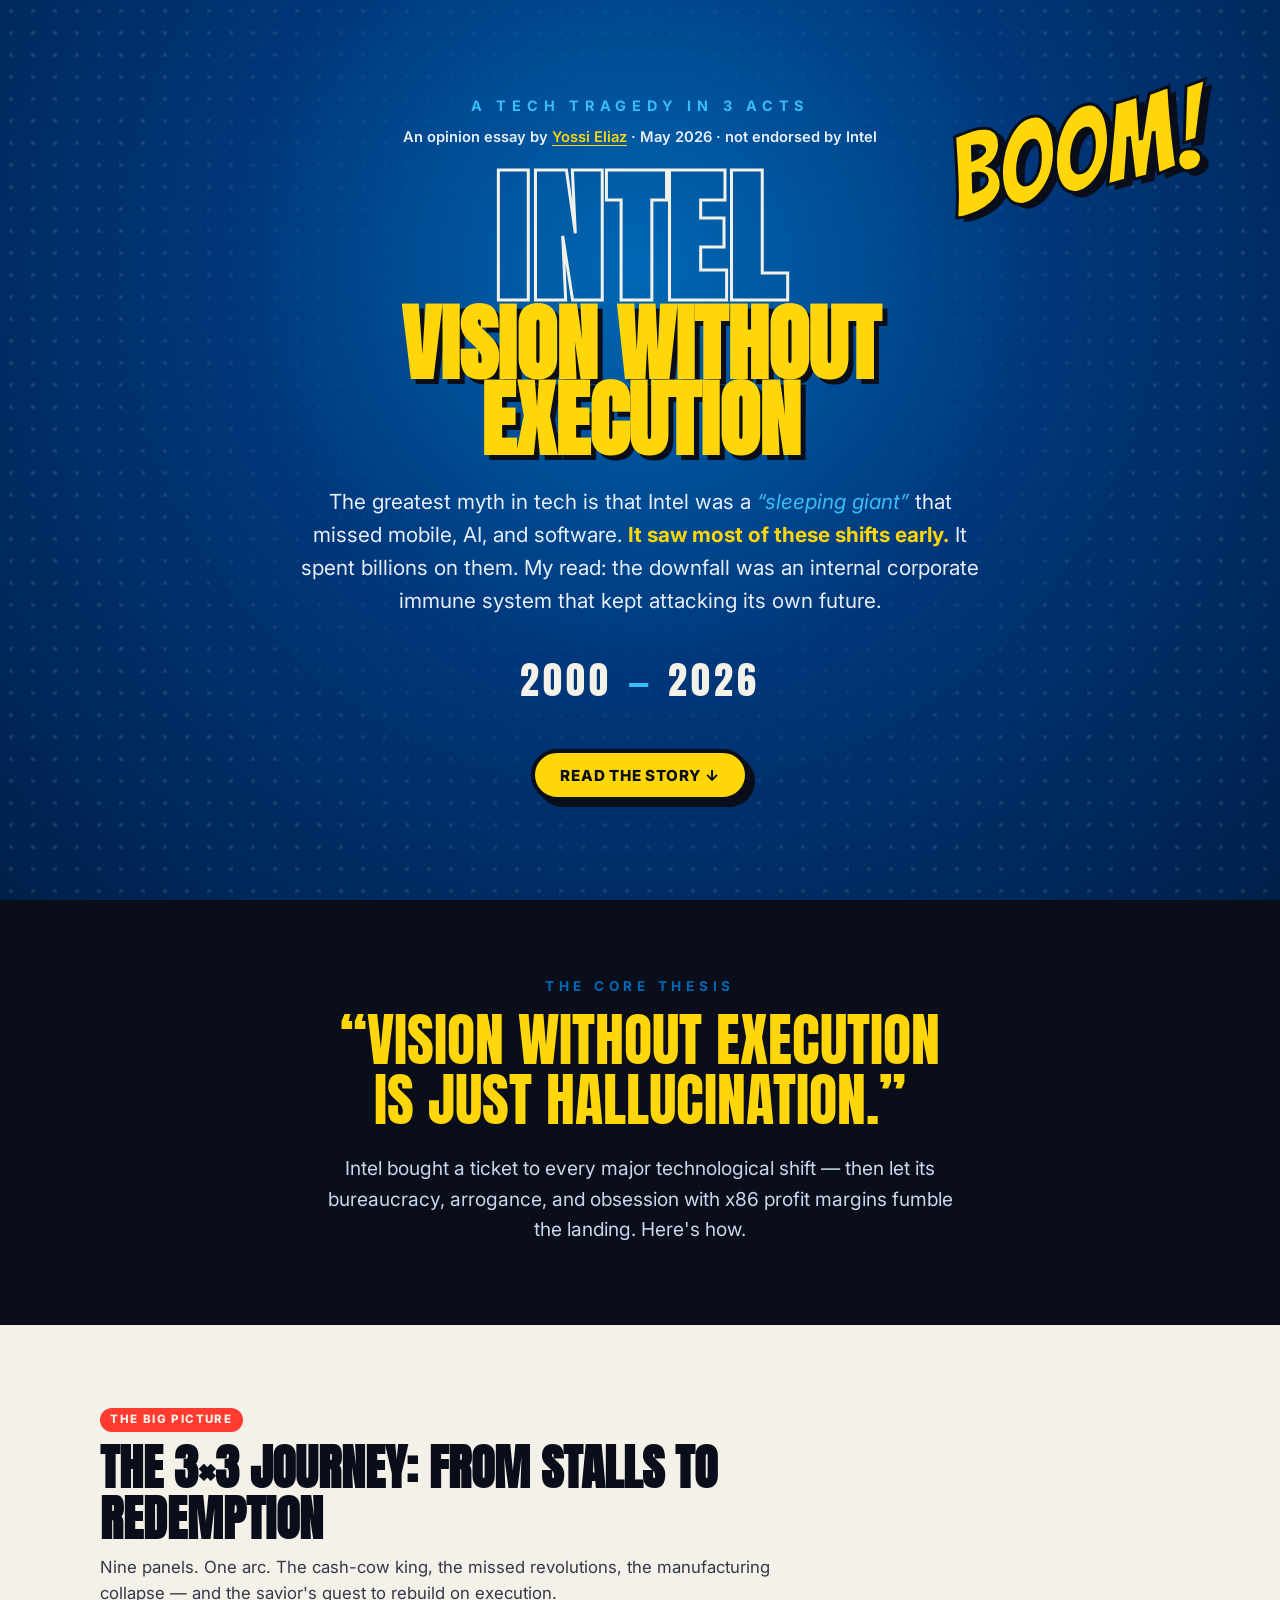
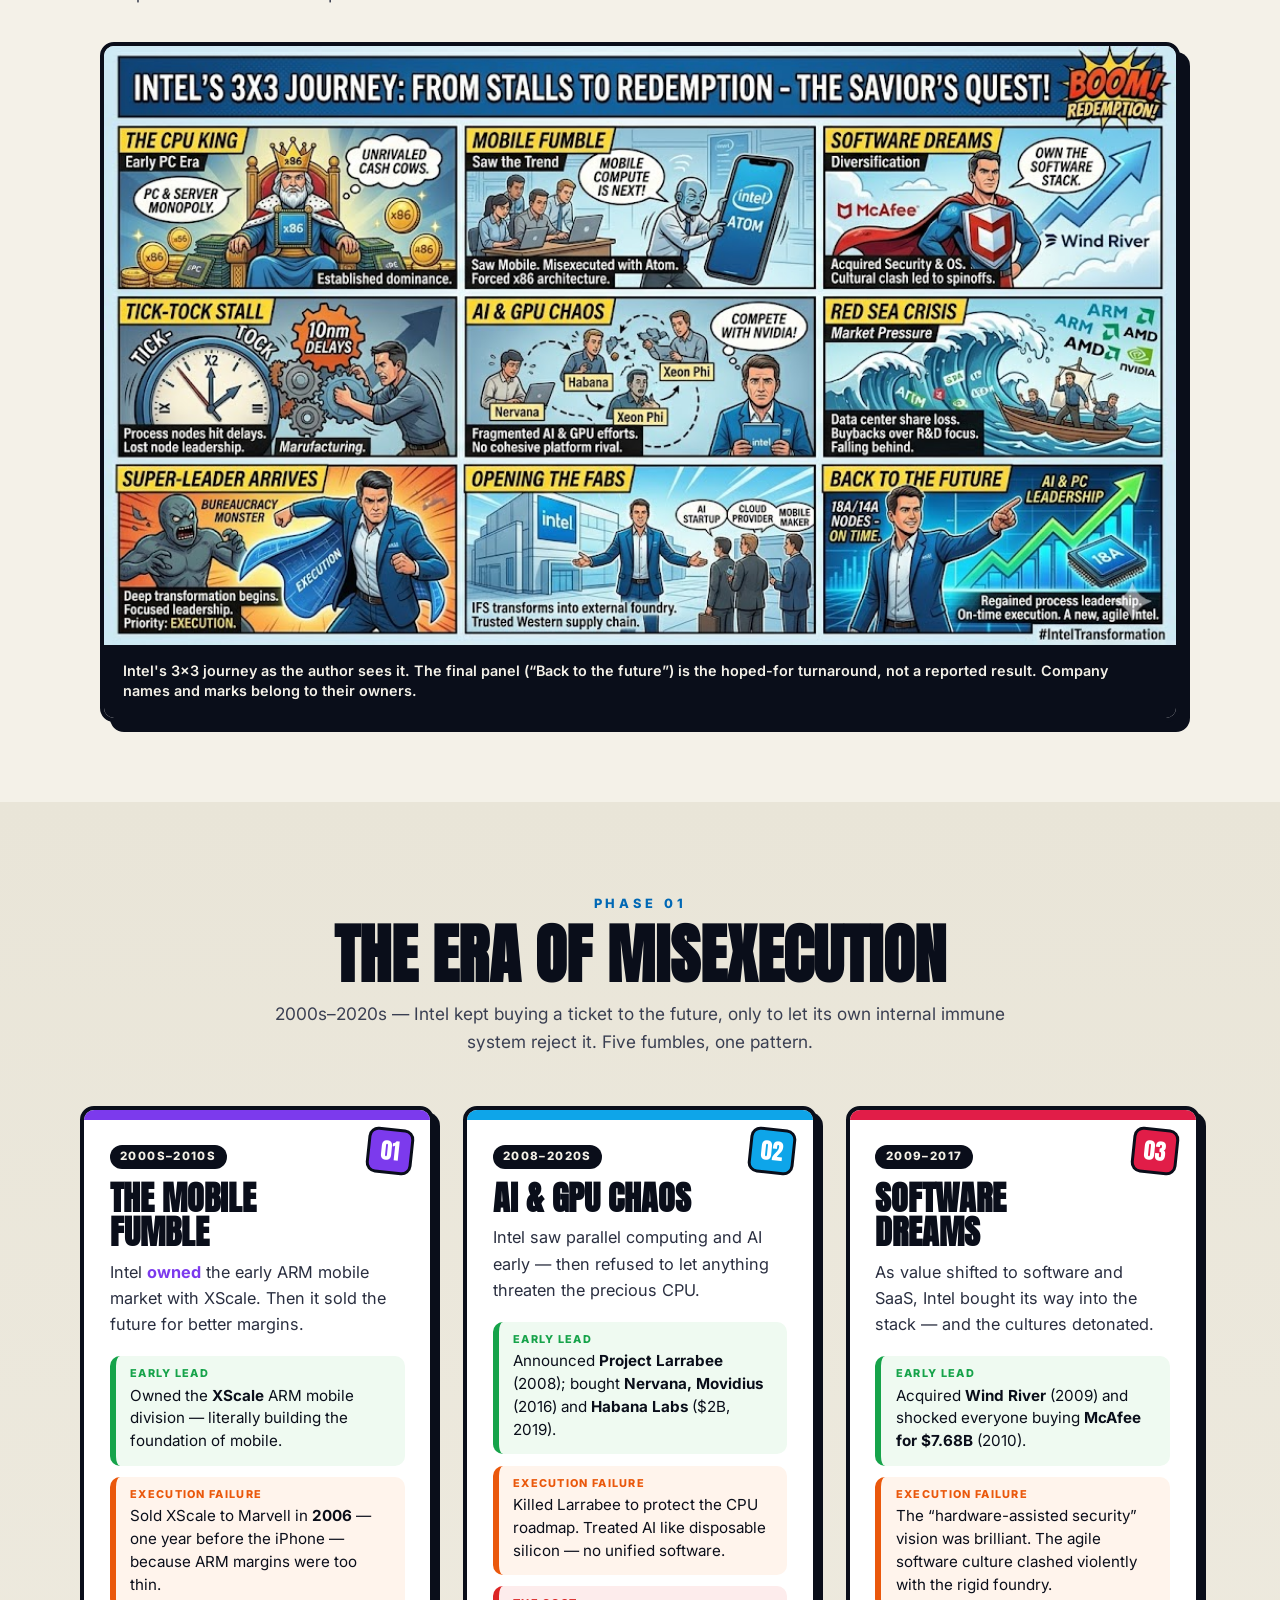
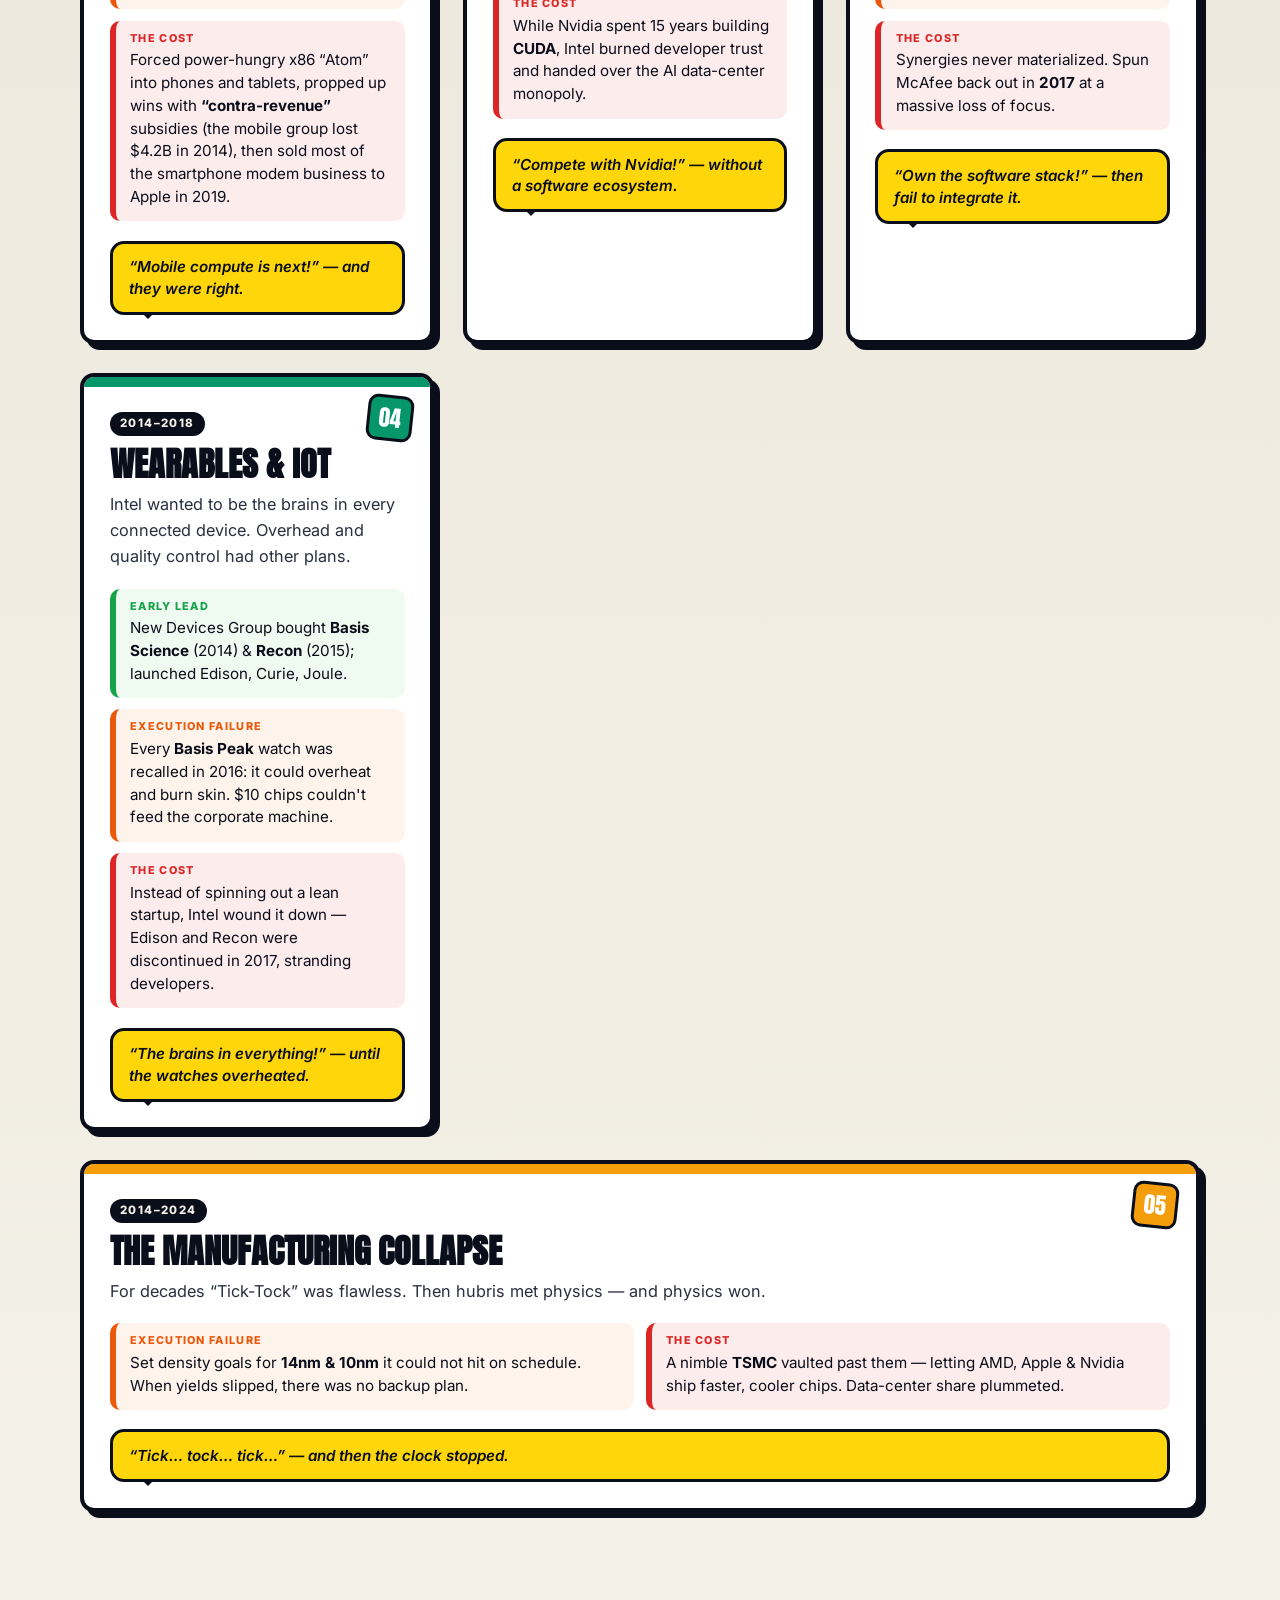
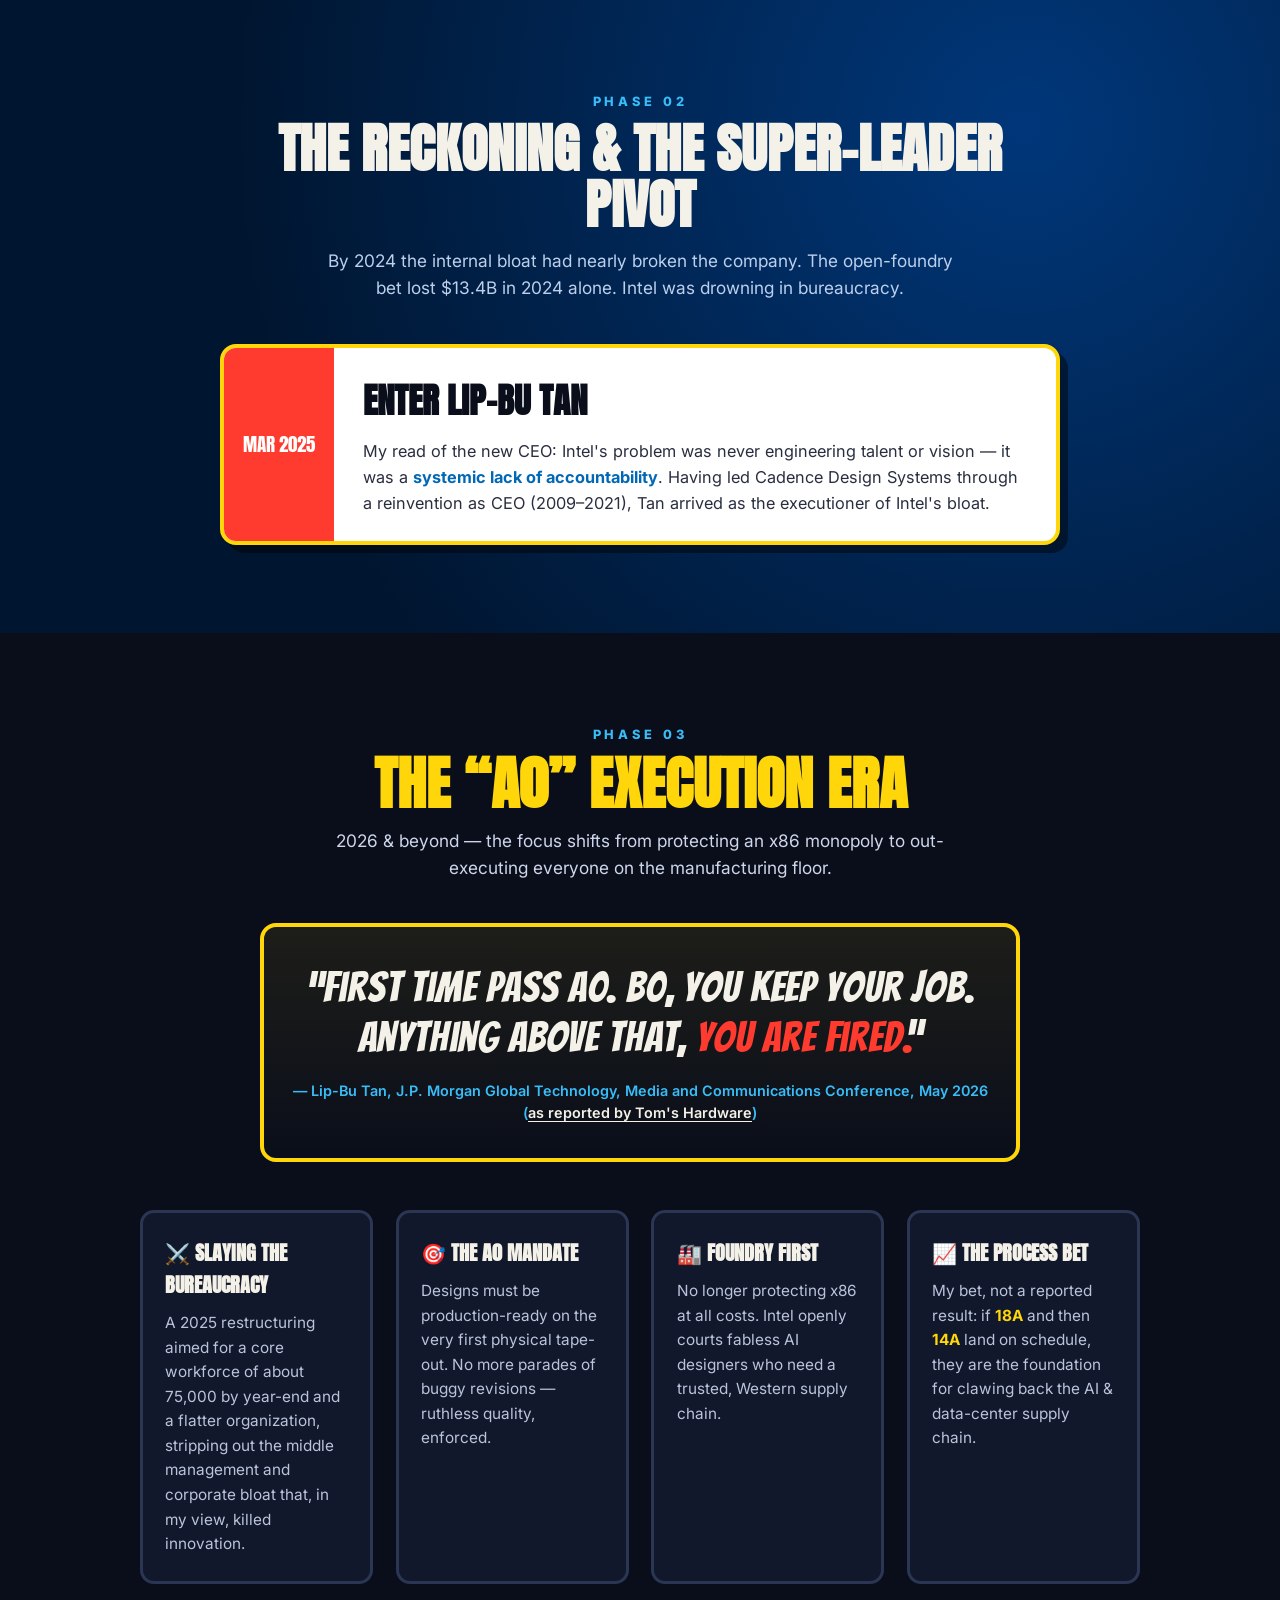
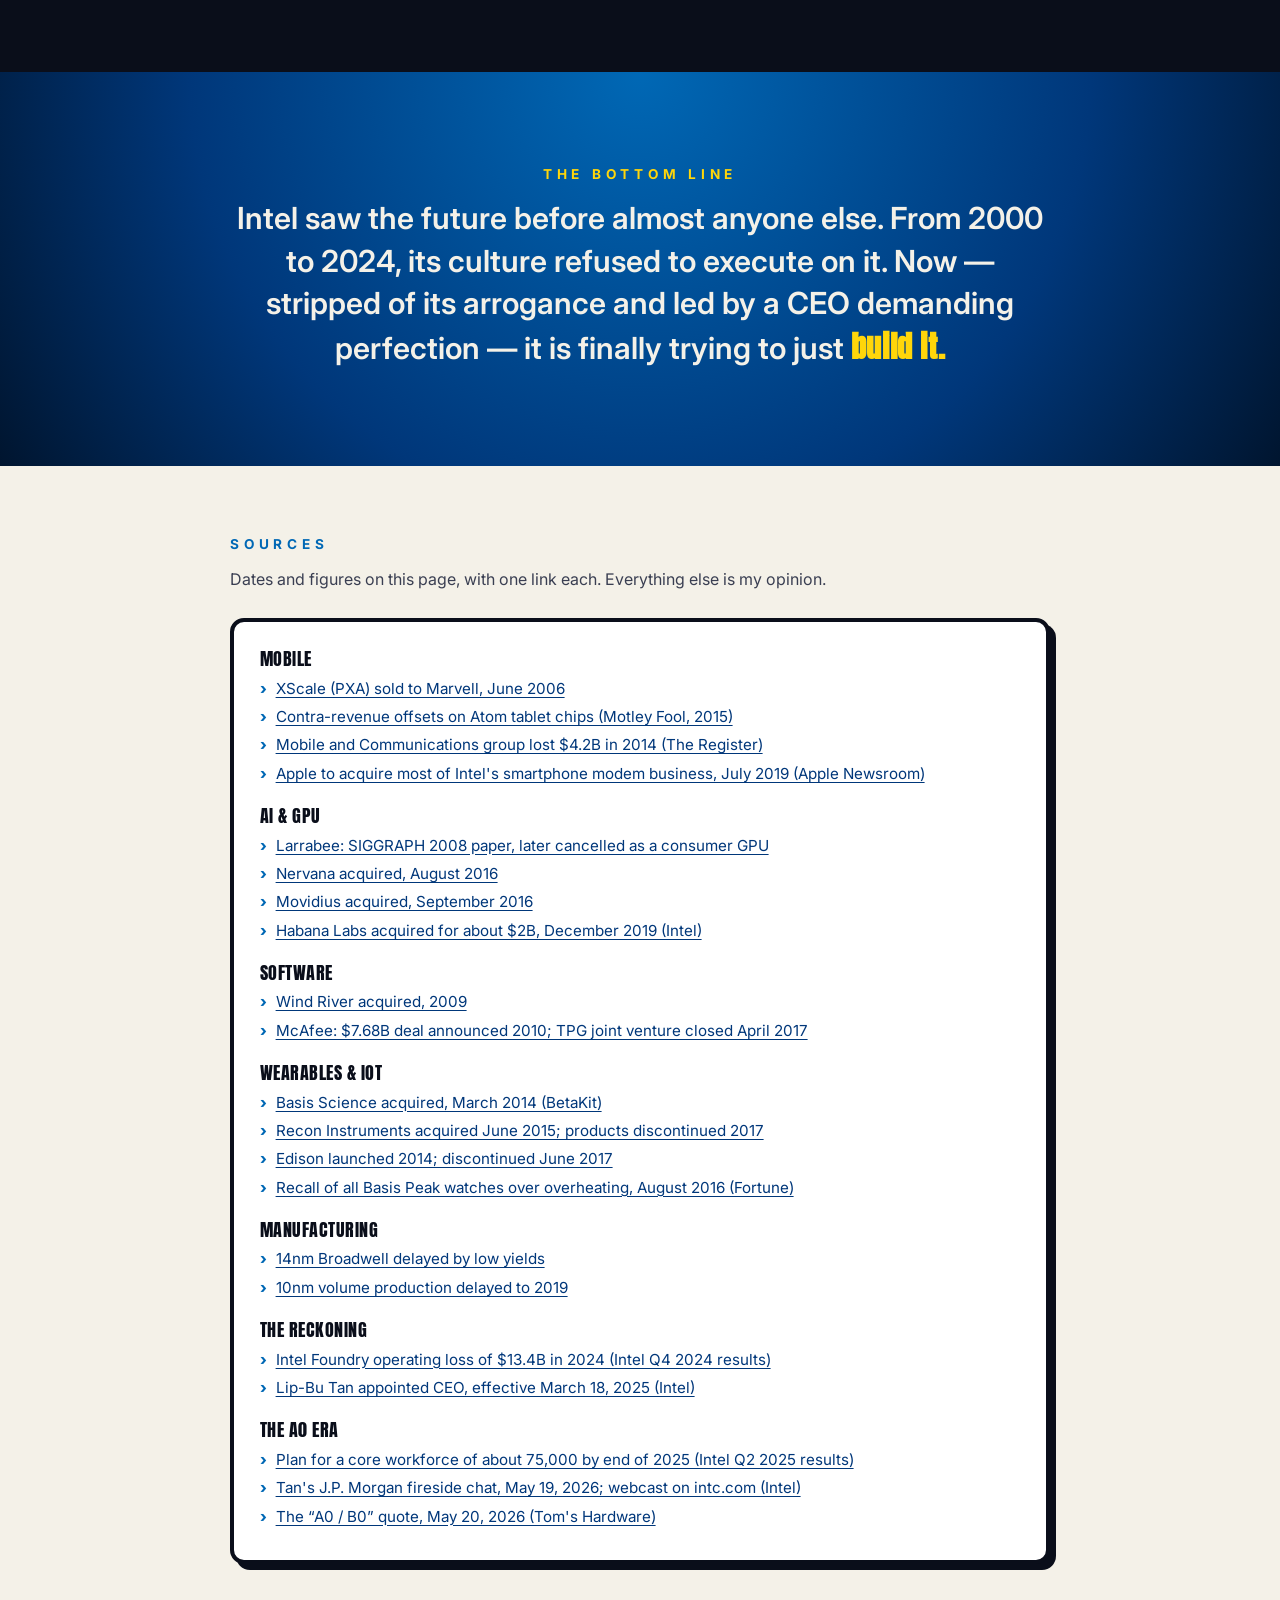
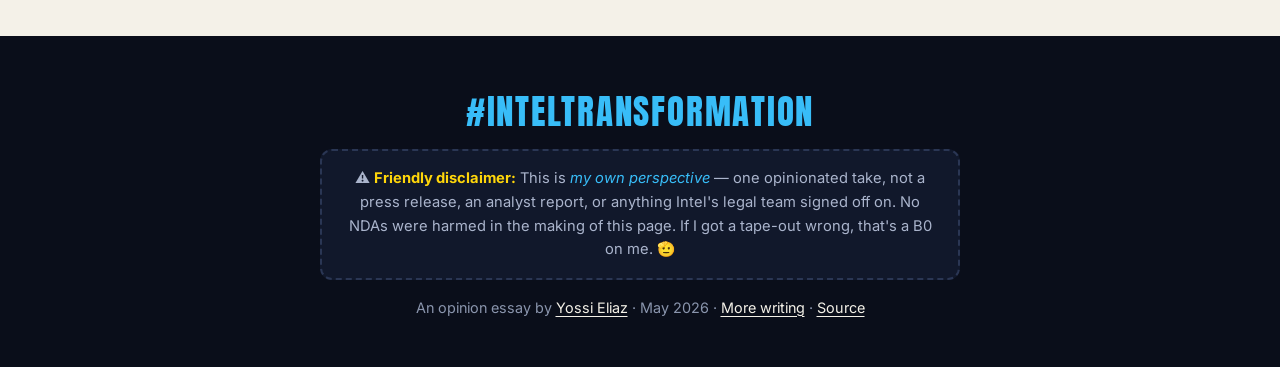
<file: index.html>
<!DOCTYPE html>
<html lang="en">
<head>
<meta charset="UTF-8">
<meta name="viewport" content="width=device-width, initial-scale=1.0">
<title>Intel: Vision Without Execution (opinion) · Yossi Eliaz</title>
<meta name="description" content="Opinion essay by Yossi Eliaz, in comic/infographic style: Intel's bets and misses from 2000 to 2026, and the 2025 change of CEO.">
<meta name="author" content="Yossi Eliaz">
<link rel="canonical" href="https://zozo123.github.io/intel-story/">
<meta property="og:type" content="article">
<meta property="og:site_name" content="Yossi Eliaz">
<meta property="og:title" content="Intel: Vision Without Execution (opinion)">
<meta property="og:description" content="Opinion essay by Yossi Eliaz, in comic/infographic style: Intel's bets and misses from 2000 to 2026, and the 2025 change of CEO.">
<meta property="og:url" content="https://zozo123.github.io/intel-story/">
<meta property="og:image" content="https://zozo123.github.io/intel-story/assets/og.png">
<meta property="og:image:width" content="1200">
<meta property="og:image:height" content="630">
<meta property="og:image:alt" content="Intel: Vision Without Execution. Opinion essay by Yossi Eliaz, 2000 to 2026.">
<meta property="article:published_time" content="2026-05-27">
<meta property="article:author" content="Yossi Eliaz">
<meta name="twitter:card" content="summary_large_image">
<meta name="twitter:title" content="Intel: Vision Without Execution (opinion)">
<meta name="twitter:description" content="Opinion essay by Yossi Eliaz, in comic/infographic style: Intel's bets and misses from 2000 to 2026, and the 2025 change of CEO.">
<meta name="twitter:image" content="https://zozo123.github.io/intel-story/assets/og.png">
<script type="application/ld+json">
{
  "@context": "https://schema.org",
  "@type": "Article",
  "genre": "opinion",
  "headline": "Intel: Vision Without Execution (2000–2026)",
  "description": "Opinion essay in comic/infographic style on Intel's strategy and execution from 2000 to 2026.",
  "url": "https://zozo123.github.io/intel-story/",
  "mainEntityOfPage": "https://zozo123.github.io/intel-story/",
  "image": "https://zozo123.github.io/intel-story/assets/og.png",
  "datePublished": "2026-05-27",
  "dateModified": "2026-10-22",
  "inLanguage": "en",
  "author": {
    "@id": "https://yossieliaz.netlify.app/#person",
    "@type": "Person",
    "name": "Yossi Eliaz",
    "url": "https://yossieliaz.netlify.app/",
    "sameAs": ["https://github.com/zozo123", "https://www.linkedin.com/in/yossi-eliaz/", "https://scholar.google.com/citations?user=NL1ZyOgAAAAJ"]
  }
}
</script>
<link rel="preconnect" href="https://fonts.googleapis.com">
<link rel="preconnect" href="https://fonts.gstatic.com" crossorigin>
<link href="https://fonts.googleapis.com/css2?family=Bangers&family=Anton&family=Archivo+Black&family=Inter:wght@400;500;600;700;800&display=swap" rel="stylesheet">
<link rel="stylesheet" href="styles.css">
</head>
<body>

<!-- ===== HERO ===== -->
<header class="hero">
  <div class="hero__halftone" aria-hidden="true"></div>
  <div class="hero__burst" aria-hidden="true">BOOM!</div>
  <div class="hero__inner">
    <p class="hero__kicker">A TECH TRAGEDY IN 3 ACTS</p>
    <p class="hero__byline">An opinion essay by <a href="https://zozo123.github.io/">Yossi Eliaz</a> · May 2026 · not endorsed by Intel</p>
    <h1 class="hero__title">
      <span class="hero__title-line stroke">INTEL</span>
      <span class="hero__title-line accent">VISION WITHOUT<br>EXECUTION</span>
    </h1>
    <p class="hero__thesis">
      The greatest myth in tech is that Intel was a <em>“sleeping giant”</em> that missed mobile,
      AI, and software. <strong>It saw most of these shifts early.</strong>
      It spent billions on them. My read: the downfall was an internal corporate immune
      system that kept attacking its own future.
    </p>
    <div class="hero__years">
      <span>2000</span><span class="hero__dash">—</span><span>2026</span>
    </div>
    <a class="hero__scroll" href="#thesis">Read the story ↓</a>
  </div>
</header>

<!-- ===== THE THESIS BANNER ===== -->
<section id="thesis" class="thesis">
  <div class="thesis__panel">
    <h2 class="section-eyebrow">THE CORE THESIS</h2>
    <p class="thesis__big">“Vision without execution<br>is just hallucination.”</p>
    <p class="thesis__sub">
      Intel bought a ticket to every major technological shift — then let its bureaucracy,
      arrogance, and obsession with x86 profit margins fumble the landing. Here's how.
    </p>
  </div>
</section>

<!-- ===== FEATURED INFOGRAPHIC ===== -->
<section class="feature">
  <div class="feature__wrap">
    <div class="feature__caption">
      <span class="tag tag--boom">THE BIG PICTURE</span>
      <h2>The 3×3 Journey: From Stalls to Redemption</h2>
      <p>Nine panels. One arc. The cash-cow king, the missed revolutions, the manufacturing
         collapse — and the savior's quest to rebuild on execution.</p>
    </div>
    <figure class="feature__figure">
      <img src="assets/intel-journey-infographic.png"
           alt="Intel's 3x3 Journey infographic: nine comic panels charting the rise, stalls, and hoped-for redemption, from the CPU King era through mobile, software, AI, the manufacturing tick-tock stall, market pressure, the arrival of a super-leader, opening the fabs, and a closing panel labeled 18A/14A nodes on time.">
      <figcaption>Intel's 3×3 journey as the author sees it. The final panel (“Back to the future”) is the hoped-for turnaround, not a reported result. Company names and marks belong to their owners.</figcaption>
    </figure>
  </div>
</section>

<!-- ===== PHASE 1: THE FUMBLES ===== -->
<section class="phase">
  <div class="phase__header">
    <span class="phase__num">PHASE 01</span>
    <h2 class="phase__title">The Era of Misexecution</h2>
    <p class="phase__dek">2000s–2020s — Intel kept buying a ticket to the future, only to let its
       own internal immune system reject it. Five fumbles, one pattern.</p>
  </div>

  <ol class="panels">

    <!-- 1: MOBILE -->
    <li class="panel panel--mobile">
      <div class="panel__chip">01</div>
      <span class="tag">2000s–2010s</span>
      <h3 class="panel__title">The Mobile Fumble</h3>
      <p class="panel__lead">Intel <strong>owned</strong> the early ARM mobile market with XScale.
         Then it sold the future for better margins.</p>
      <div class="panel__beats">
        <div class="beat beat--lead"><span>EARLY LEAD</span>
          Owned the <strong>XScale</strong> ARM mobile division — literally building the foundation of mobile.</div>
        <div class="beat beat--fail"><span>EXECUTION FAILURE</span>
          Sold XScale to Marvell in <strong>2006</strong> — one year before the iPhone — because ARM margins were too thin.</div>
        <div class="beat beat--cost"><span>THE COST</span>
          Forced power-hungry x86 “Atom” into phones and tablets, propped up wins with <strong>“contra-revenue”</strong> subsidies (the mobile group lost $4.2B in 2014), then sold most of the smartphone modem business to Apple in 2019.</div>
      </div>
      <p class="speech">“Mobile compute is next!” — and they were right.</p>
    </li>

    <!-- 2: AI & GPU -->
    <li class="panel panel--ai">
      <div class="panel__chip">02</div>
      <span class="tag">2008–2020s</span>
      <h3 class="panel__title">AI &amp; GPU Chaos</h3>
      <p class="panel__lead">Intel saw parallel computing and AI early — then refused to let
         anything threaten the precious CPU.</p>
      <div class="panel__beats">
        <div class="beat beat--lead"><span>EARLY LEAD</span>
          Announced <strong>Project Larrabee</strong> (2008); bought <strong>Nervana, Movidius</strong> (2016) and <strong>Habana Labs</strong> ($2B, 2019).</div>
        <div class="beat beat--fail"><span>EXECUTION FAILURE</span>
          Killed Larrabee to protect the CPU roadmap. Treated AI like disposable silicon — no unified software.</div>
        <div class="beat beat--cost"><span>THE COST</span>
          While Nvidia spent 15 years building <strong>CUDA</strong>, Intel burned developer trust and handed over the AI data-center monopoly.</div>
      </div>
      <p class="speech">“Compete with Nvidia!” — without a software ecosystem.</p>
    </li>

    <!-- 3: SOFTWARE -->
    <li class="panel panel--software">
      <div class="panel__chip">03</div>
      <span class="tag">2009–2017</span>
      <h3 class="panel__title">Software Dreams</h3>
      <p class="panel__lead">As value shifted to software and SaaS, Intel bought its way into
         the stack — and the cultures detonated.</p>
      <div class="panel__beats">
        <div class="beat beat--lead"><span>EARLY LEAD</span>
          Acquired <strong>Wind River</strong> (2009) and shocked everyone buying <strong>McAfee for $7.68B</strong> (2010).</div>
        <div class="beat beat--fail"><span>EXECUTION FAILURE</span>
          The “hardware-assisted security” vision was brilliant. The agile software culture clashed violently with the rigid foundry.</div>
        <div class="beat beat--cost"><span>THE COST</span>
          Synergies never materialized. Spun McAfee back out in <strong>2017</strong> at a massive loss of focus.</div>
      </div>
      <p class="speech">“Own the software stack!” — then fail to integrate it.</p>
    </li>

    <!-- 4: WEARABLES -->
    <li class="panel panel--iot">
      <div class="panel__chip">04</div>
      <span class="tag">2014–2018</span>
      <h3 class="panel__title">Wearables &amp; IoT</h3>
      <p class="panel__lead">Intel wanted to be the brains in every connected device. Overhead
         and quality control had other plans.</p>
      <div class="panel__beats">
        <div class="beat beat--lead"><span>EARLY LEAD</span>
          New Devices Group bought <strong>Basis Science</strong> (2014) &amp; <strong>Recon</strong> (2015); launched Edison, Curie, Joule.</div>
        <div class="beat beat--fail"><span>EXECUTION FAILURE</span>
          Every <strong>Basis Peak</strong> watch was recalled in 2016: it could overheat and burn skin. $10 chips couldn't feed the corporate machine.</div>
        <div class="beat beat--cost"><span>THE COST</span>
          Instead of spinning out a lean startup, Intel wound it down — Edison and Recon were discontinued in 2017, stranding developers.</div>
      </div>
      <p class="speech">“The brains in everything!” — until the watches overheated.</p>
    </li>

    <!-- 5: MANUFACTURING -->
    <li class="panel panel--fab">
      <div class="panel__chip">05</div>
      <span class="tag">2014–2024</span>
      <h3 class="panel__title">The Manufacturing Collapse</h3>
      <p class="panel__lead">For decades “Tick-Tock” was flawless. Then hubris met physics — and
         physics won.</p>
      <div class="panel__beats">
        <div class="beat beat--fail"><span>EXECUTION FAILURE</span>
          Set density goals for <strong>14nm &amp; 10nm</strong> it could not hit on schedule. When yields slipped, there was no backup plan.</div>
        <div class="beat beat--cost"><span>THE COST</span>
          A nimble <strong>TSMC</strong> vaulted past them — letting AMD, Apple &amp; Nvidia ship faster, cooler chips. Data-center share plummeted.</div>
      </div>
      <p class="speech">“Tick… tock… tick…” — and then the clock stopped.</p>
    </li>

  </ol>
</section>

<!-- ===== PHASE 2: THE RECKONING ===== -->
<section class="reckoning">
  <div class="reckoning__inner">
    <span class="phase__num phase__num--light">PHASE 02</span>
    <h2 class="reckoning__title">The Reckoning &amp; the Super-Leader Pivot</h2>
    <p class="reckoning__dek">By 2024 the internal bloat had nearly broken the company. The open-foundry
       bet lost $13.4B in 2024 alone. Intel was drowning in bureaucracy.</p>

    <div class="leader">
      <div class="leader__badge">MAR 2025</div>
      <div class="leader__body">
        <h3>Enter Lip-Bu Tan</h3>
        <p>My read of the new CEO: Intel's problem was never engineering talent or vision —
           it was a <strong>systemic lack of accountability</strong>. Having led Cadence
           Design Systems through a reinvention as CEO (2009–2021), Tan arrived as the executioner of Intel's bloat.</p>
      </div>
    </div>
  </div>
</section>

<!-- ===== PHASE 3: THE A0 ERA ===== -->
<section class="a0">
  <div class="a0__inner">
    <span class="phase__num phase__num--light">PHASE 03</span>
    <h2 class="a0__title">The “A0” Execution Era</h2>
    <p class="a0__dek">2026 &amp; beyond — the focus shifts from protecting an x86 monopoly to
       out-executing everyone on the manufacturing floor.</p>

    <blockquote class="edict">
      <p>“First time pass A0. B0, you keep your job.<br>Anything above that, <span>you are fired.</span>”</p>
      <cite>— Lip-Bu Tan, J.P. Morgan Global Technology, Media and Communications Conference, May 2026 (<a href="https://www.tomshardware.com/pc-components/cpus/intel-ceo-lip-bu-tan-stamps-out-chip-bugs-with-aggressive-new-quality-standards-says-major-validation-errors-can-result-in-termination-b0-you-keep-your-job-anything-above-that-you-are-fired">as reported by Tom's Hardware</a>)</cite>
    </blockquote>

    <div class="cards">
      <article class="card">
        <h3>⚔️ Slaying the Bureaucracy</h3>
        <p>A 2025 restructuring aimed for a core workforce of about 75,000 by year-end and a flatter
           organization, stripping out the middle management and corporate bloat that, in my view, killed innovation.</p>
      </article>
      <article class="card">
        <h3>🎯 The A0 Mandate</h3>
        <p>Designs must be production-ready on the very first physical tape-out. No more
           parades of buggy revisions — ruthless quality, enforced.</p>
      </article>
      <article class="card">
        <h3>🏭 Foundry First</h3>
        <p>No longer protecting x86 at all costs. Intel openly courts fabless AI designers who
           need a trusted, Western supply chain.</p>
      </article>
      <article class="card">
        <h3>📈 The Process Bet</h3>
        <p>My bet, not a reported result: if <strong>18A</strong> and then <strong>14A</strong> land on schedule,
           they are the foundation for clawing back the AI &amp; data-center supply chain.</p>
      </article>
    </div>
  </div>
</section>

<!-- ===== BOTTOM LINE ===== -->
<section class="bottomline">
  <div class="bottomline__inner">
    <h2 class="section-eyebrow section-eyebrow--center">THE BOTTOM LINE</h2>
    <p class="bottomline__text">
      Intel saw the future before almost anyone else. From 2000 to 2024, its culture refused to
      execute on it. Now — stripped of its arrogance and led by a CEO demanding perfection —
      it is finally trying to just <strong>build it.</strong>
    </p>
  </div>
</section>

<!-- ===== SOURCES ===== -->
<section id="sources" class="sources">
  <div class="sources__inner">
    <h2 class="section-eyebrow">SOURCES</h2>
    <p class="sources__note">Dates and figures on this page, with one link each. Everything else is my opinion.</p>
    <dl class="sources__list">
      <dt>Mobile</dt>
      <dd><a href="https://en.wikipedia.org/wiki/XScale">XScale (PXA) sold to Marvell, June 2006</a></dd>
      <dd><a href="https://www.fool.com/investing/general/2015/01/29/intel-corporation-may-be-able-to-see-an-over-1-bil.aspx">Contra-revenue offsets on Atom tablet chips (Motley Fool, 2015)</a></dd>
      <dd><a href="https://www.theregister.com/2015/01/15/intel_q4_2014_earnings/">Mobile and Communications group lost $4.2B in 2014 (The Register)</a></dd>
      <dd><a href="https://www.apple.com/newsroom/2019/07/apple-to-acquire-the-majority-of-intels-smartphone-modem-business/">Apple to acquire most of Intel's smartphone modem business, July 2019 (Apple Newsroom)</a></dd>
      <dt>AI &amp; GPU</dt>
      <dd><a href="https://en.wikipedia.org/wiki/Larrabee_(microarchitecture)">Larrabee: SIGGRAPH 2008 paper, later cancelled as a consumer GPU</a></dd>
      <dd><a href="https://en.wikipedia.org/wiki/Nervana_Systems">Nervana acquired, August 2016</a></dd>
      <dd><a href="https://en.wikipedia.org/wiki/Movidius">Movidius acquired, September 2016</a></dd>
      <dd><a href="https://www.intc.com/news-events/press-releases/detail/30/intel-acquires-artificial-intelligence-chipmaker-habana-labs">Habana Labs acquired for about $2B, December 2019 (Intel)</a></dd>
      <dt>Software</dt>
      <dd><a href="https://en.wikipedia.org/wiki/Wind_River_Systems">Wind River acquired, 2009</a></dd>
      <dd><a href="https://en.wikipedia.org/wiki/McAfee">McAfee: $7.68B deal announced 2010; TPG joint venture closed April 2017</a></dd>
      <dt>Wearables &amp; IoT</dt>
      <dd><a href="https://betakit.com/intel-officially-completes-deal-to-acquire-basis-science/">Basis Science acquired, March 2014 (BetaKit)</a></dd>
      <dd><a href="https://en.wikipedia.org/wiki/Recon_Instruments">Recon Instruments acquired June 2015; products discontinued 2017</a></dd>
      <dd><a href="https://en.wikipedia.org/wiki/Intel_Edison">Edison launched 2014; discontinued June 2017</a></dd>
      <dd><a href="https://fortune.com/2016/08/04/intel-recall-basis-smartwatch/">Recall of all Basis Peak watches over overheating, August 2016 (Fortune)</a></dd>
      <dt>Manufacturing</dt>
      <dd><a href="https://en.wikipedia.org/wiki/Broadwell_(microarchitecture)">14nm Broadwell delayed by low yields</a></dd>
      <dd><a href="https://en.wikipedia.org/wiki/10_nm_process">10nm volume production delayed to 2019</a></dd>
      <dt>The reckoning</dt>
      <dd><a href="https://www.intc.com/news-events/press-releases/detail/1726/intel-reports-fourth-quarter-and-full-year-2024-financial">Intel Foundry operating loss of $13.4B in 2024 (Intel Q4 2024 results)</a></dd>
      <dd><a href="https://www.intc.com/news-events/press-releases/detail/1730/intel-appoints-lip-bu-tan-as-chief-executive-officer">Lip-Bu Tan appointed CEO, effective March 18, 2025 (Intel)</a></dd>
      <dt>The A0 era</dt>
      <dd><a href="https://www.intc.com/news-events/press-releases/detail/1745/intel-reports-second-quarter-2025-financial-results">Plan for a core workforce of about 75,000 by end of 2025 (Intel Q2 2025 results)</a></dd>
      <dd><a href="https://www.intc.com/news-events/press-releases/detail/1769/intel-corporation-to-participate-in-upcoming-investor">Tan's J.P. Morgan fireside chat, May 19, 2026; webcast on intc.com (Intel)</a></dd>
      <dd><a href="https://www.tomshardware.com/pc-components/cpus/intel-ceo-lip-bu-tan-stamps-out-chip-bugs-with-aggressive-new-quality-standards-says-major-validation-errors-can-result-in-termination-b0-you-keep-your-job-anything-above-that-you-are-fired">The “A0 / B0” quote, May 20, 2026 (Tom's Hardware)</a></dd>
    </dl>
  </div>
</section>

<footer class="footer">
  <p class="footer__tag">#IntelTransformation</p>
  <p class="footer__disclaimer">
    ⚠️ <strong>Friendly disclaimer:</strong> This is <em>my own perspective</em> — one opinionated take,
    not a press release, an analyst report, or anything Intel's legal team signed off on.
    No NDAs were harmed in the making of this page. If I got a tape-out wrong, that's a B0 on me. 🫡
  </p>
  <p class="footer__meta">An opinion essay by <a href="https://yossieliaz.netlify.app/">Yossi Eliaz</a> · May 2026 · <a href="https://zozo123.github.io/">More writing</a> · <a href="https://github.com/zozo123/intel-story">Source</a></p>
</footer>

<button type="button" id="toTop" class="to-top" aria-label="Back to top">↑</button>

<script src="script.js"></script>
</body>
</html>
</file>
<file: styles.css>
/* ============================================================
   INTEL: VISION WITHOUT EXECUTION — comic / infographic styling
   ============================================================ */

:root{
  --ink:        #0a0e1a;
  --paper:      #f4f1e8;
  --intel:      #0068b5;
  --intel-deep: #00377a;
  --sky:        #38bdf8;
  --pow:        #ffd60a;
  --boom:       #ff3b30;
  --good:       #16a34a;
  --bad:        #dc2626;
  --warn:       #ea580c;
  --line:       4px;

  --shadow-comic: 6px 6px 0 var(--ink);
  --shadow-lift:  10px 10px 0 var(--ink);
}

*{ box-sizing:border-box; margin:0; padding:0; }

html{ scroll-behavior:smooth; }

body{
  font-family:'Inter',system-ui,sans-serif;
  color:var(--ink);
  background:var(--paper);
  line-height:1.6;
  overflow-x:hidden;
  -webkit-font-smoothing:antialiased;
}

/* halftone dot texture helper */
.dots{
  background-image:radial-gradient(var(--ink) 1.4px, transparent 1.5px);
  background-size:14px 14px;
}

/* ---------- shared ---------- */
.tag{
  display:inline-block;
  font:800 .72rem/1 'Inter',sans-serif;
  letter-spacing:.12em;
  text-transform:uppercase;
  background:var(--ink);
  color:var(--paper);
  padding:.4rem .65rem;
  border-radius:999px;
}
.tag--boom{ background:var(--boom); }

.section-eyebrow{
  font:700 .85rem/1 'Inter',sans-serif;
  letter-spacing:.35em;
  text-transform:uppercase;
  color:var(--intel);
  margin-bottom:1rem;
}
.section-eyebrow--center{ text-align:center; color:var(--pow); }

/* ============================================================
   HERO
   ============================================================ */
.hero{
  position:relative;
  min-height:100vh;
  display:flex;
  align-items:center;
  justify-content:center;
  text-align:center;
  background:
    radial-gradient(circle at 50% 30%, var(--intel) 0%, var(--intel-deep) 45%, #00204a 100%);
  color:var(--paper);
  overflow:hidden;
  padding:6rem 1.5rem;
}
.hero__halftone{
  position:absolute; inset:0;
  background-image:radial-gradient(rgba(255,255,255,.18) 2px, transparent 2.5px);
  background-size:22px 22px;
  opacity:.5;
  mask-image:radial-gradient(circle at 50% 40%, transparent 25%, #000 70%);
  -webkit-mask-image:radial-gradient(circle at 50% 40%, transparent 25%, #000 70%);
}
.hero__burst{
  position:absolute;
  top:7%; right:6%;
  font-family:'Bangers',cursive;
  font-size:clamp(2.5rem,9vw,7rem);
  color:var(--pow);
  -webkit-text-stroke:3px var(--ink);
  transform:rotate(-12deg);
  text-shadow:var(--shadow-comic);
  animation:pop 2.4s ease-in-out infinite;
  pointer-events:none;
}
@keyframes pop{ 0%,100%{ transform:rotate(-12deg) scale(1);} 50%{ transform:rotate(-12deg) scale(1.08);} }

.hero__inner{ position:relative; max-width:880px; z-index:2; }

.hero__kicker{
  font:700 .9rem/1 'Inter',sans-serif;
  letter-spacing:.4em;
  text-transform:uppercase;
  color:var(--sky);
  margin-bottom:1.4rem;
}
.hero__byline{
  font:600 .92rem/1.5 'Inter',sans-serif;
  color:#e7eefb;
  margin:-.6rem auto 1.6rem;
}
.hero__byline a{ color:var(--pow); text-decoration:underline; text-underline-offset:3px; }
.hero__byline a:hover{ color:#fff; }

.hero__title{ line-height:.92; margin-bottom:1.6rem; }
.hero__title-line{ display:block; font-family:'Anton',sans-serif; text-transform:uppercase; }
.hero__title-line.stroke{
  font-size:clamp(3.5rem,14vw,9rem);
  color:transparent;
  -webkit-text-stroke:3px var(--paper);
  letter-spacing:.02em;
}
.hero__title-line.accent{
  font-size:clamp(2.2rem,8vw,5.2rem);
  color:var(--pow);
  text-shadow:5px 5px 0 var(--ink);
}
.hero__thesis{
  font-size:clamp(1.02rem,2.1vw,1.3rem);
  max-width:680px;
  margin:0 auto 2rem;
  color:#e7eefb;
}
.hero__thesis strong{ color:var(--pow); }
.hero__thesis em{ color:var(--sky); font-style:italic; }

.hero__years{
  font-family:'Anton',sans-serif;
  font-size:clamp(1.4rem,4vw,2.4rem);
  letter-spacing:.1em;
  color:var(--paper);
  display:flex; gap:1rem; justify-content:center; align-items:center;
  margin-bottom:2.4rem;
}
.hero__dash{ color:var(--sky); }

.hero__scroll{
  display:inline-block;
  font:800 .95rem/1 'Inter',sans-serif;
  letter-spacing:.05em;
  text-transform:uppercase;
  color:var(--ink);
  background:var(--pow);
  border:var(--line) solid var(--ink);
  padding:.9rem 1.6rem;
  border-radius:999px;
  text-decoration:none;
  box-shadow:var(--shadow-comic);
  transition:transform .15s ease, box-shadow .15s ease;
}
.hero__scroll:hover{ transform:translate(-3px,-3px); box-shadow:var(--shadow-lift); }

/* ============================================================
   THESIS
   ============================================================ */
.thesis{
  background:var(--ink);
  color:var(--paper);
  padding:5rem 1.5rem;
}
.thesis__panel{ max-width:880px; margin:0 auto; text-align:center; }
.thesis__big{
  font-family:'Anton',sans-serif;
  font-size:clamp(1.8rem,5.5vw,3.6rem);
  line-height:1.05;
  color:var(--pow);
  margin-bottom:1.4rem;
  text-transform:uppercase;
}
.thesis__sub{ font-size:clamp(1rem,2vw,1.2rem); color:#cdd6ea; max-width:640px; margin:0 auto; }

/* ============================================================
   FEATURED INFOGRAPHIC
   ============================================================ */
.feature{ padding:5rem 1.5rem; background:var(--paper); }
.feature__wrap{ max-width:1080px; margin:0 auto; }
.feature__caption{ max-width:680px; margin-bottom:2.2rem; }
.feature__caption h2{
  font-family:'Anton',sans-serif;
  font-size:clamp(1.8rem,4.5vw,3rem);
  line-height:1.05;
  text-transform:uppercase;
  margin:.7rem 0 .6rem;
}
.feature__caption p{ font-size:1.05rem; color:#33384a; }

.feature__figure{
  border:var(--line) solid var(--ink);
  border-radius:14px;
  overflow:hidden;
  box-shadow:var(--shadow-lift);
  background:#fff;
}
.feature__figure img{ display:block; width:100%; height:auto; }
.feature__figure figcaption{
  font:600 .9rem/1.4 'Inter',sans-serif;
  padding:1rem 1.2rem;
  background:var(--ink);
  color:var(--paper);
}

/* ============================================================
   PHASE 1 — PANELS
   ============================================================ */
.phase{ padding:5.5rem 1.5rem; background:linear-gradient(180deg,#e9e5d8,#f4f1e8); }
.phase__header{ max-width:780px; margin:0 auto 3.2rem; text-align:center; }
.phase__num{
  font:800 .8rem/1 'Inter',sans-serif;
  letter-spacing:.3em;
  color:var(--intel);
  text-transform:uppercase;
}
.phase__num--light{ color:var(--sky); }
.phase__title{
  font-family:'Anton',sans-serif;
  font-size:clamp(2rem,6vw,4rem);
  text-transform:uppercase;
  line-height:1;
  margin:.5rem 0 .8rem;
}
.phase__dek{ font-size:1.08rem; color:#3a3f52; }

.panels{
  list-style:none;
  max-width:1120px;
  margin:0 auto;
  display:grid;
  grid-template-columns:repeat(auto-fit,minmax(330px,1fr));
  gap:1.8rem;
}
/* last (manufacturing) panel spans wider on big screens for rhythm */
.panel--fab{ grid-column:1/-1; }

.panel{
  position:relative;
  background:#fff;
  border:var(--line) solid var(--ink);
  border-radius:14px;
  padding:2rem 1.6rem 1.6rem;
  box-shadow:var(--shadow-comic);
  transition:transform .18s ease, box-shadow .18s ease;
  overflow:hidden;
}
.panel::before{
  content:"";
  position:absolute; inset:0 0 auto 0;
  height:10px;
  background:var(--accent,var(--intel));
}
.panel:hover{ transform:translate(-4px,-4px); box-shadow:var(--shadow-lift); }

.panel--mobile  { --accent:#7c3aed; }
.panel--ai      { --accent:#0ea5e9; }
.panel--software{ --accent:#e11d48; }
.panel--iot     { --accent:#059669; }
.panel--fab     { --accent:#f59e0b; }

.panel__chip{
  position:absolute;
  top:1.1rem; right:1.1rem;
  width:46px; height:46px;
  display:grid; place-items:center;
  font-family:'Anton',sans-serif;
  font-size:1.4rem;
  color:#fff;
  background:var(--accent,var(--intel));
  border:3px solid var(--ink);
  border-radius:10px;
  transform:rotate(6deg);
}
.panel__title{
  font-family:'Anton',sans-serif;
  font-size:clamp(1.5rem,3vw,2.1rem);
  text-transform:uppercase;
  line-height:1.02;
  margin:.7rem 0 .6rem;
  max-width:80%;
}
.panel__lead{ font-size:1.02rem; color:#2a2f40; margin-bottom:1.2rem; }
.panel__lead strong{ color:var(--accent,var(--intel)); }

.panel__beats{ display:grid; gap:.7rem; margin-bottom:1.2rem; }
.beat{
  font-size:.95rem;
  line-height:1.5;
  padding:.75rem .9rem .8rem;
  border-radius:10px;
  border-left:6px solid;
  background:#f6f7fb;
}
.beat span{
  display:block;
  font:800 .68rem/1 'Inter',sans-serif;
  letter-spacing:.12em;
  text-transform:uppercase;
  margin-bottom:.35rem;
}
.beat strong{ color:var(--ink); }
.beat--lead{ border-color:var(--good); background:#effaf1; }
.beat--lead span{ color:var(--good); }
.beat--fail{ border-color:var(--warn); background:#fff4ec; }
.beat--fail span{ color:var(--warn); }
.beat--cost{ border-color:var(--bad); background:#fdecec; }
.beat--cost span{ color:var(--bad); }

.speech{
  position:relative;
  font:600 .95rem/1.4 'Inter',sans-serif;
  font-style:italic;
  background:var(--pow);
  color:var(--ink);
  border:3px solid var(--ink);
  border-radius:14px;
  padding:.8rem 1rem;
  margin-top:.4rem;
}
.speech::after{
  content:"";
  position:absolute;
  left:28px; bottom:-14px;
  border:7px solid transparent;
  border-top-color:var(--ink);
}

.panel--fab .panel__beats{ grid-template-columns:1fr 1fr; }
@media(max-width:640px){ .panel--fab .panel__beats{ grid-template-columns:1fr; } }

/* ============================================================
   PHASE 2 — RECKONING
   ============================================================ */
.reckoning{
  background:radial-gradient(circle at 80% 20%, var(--intel-deep), #00152f 70%);
  color:var(--paper);
  padding:5.5rem 1.5rem;
}
.reckoning__inner{ max-width:840px; margin:0 auto; text-align:center; }
.reckoning__title{
  font-family:'Anton',sans-serif;
  font-size:clamp(1.9rem,5vw,3.4rem);
  text-transform:uppercase;
  line-height:1.02;
  margin:.5rem 0 .9rem;
}
.reckoning__dek{ font-size:1.08rem; color:#bcd0ec; max-width:640px; margin:0 auto 2.6rem; }

.leader{
  display:flex;
  align-items:stretch;
  gap:0;
  text-align:left;
  background:#fff;
  color:var(--ink);
  border:var(--line) solid var(--pow);
  border-radius:16px;
  overflow:hidden;
  box-shadow:8px 8px 0 rgba(0,0,0,.45);
}
.leader__badge{
  flex:0 0 110px;
  display:grid; place-items:center;
  font-family:'Anton',sans-serif;
  font-size:1.2rem;
  text-align:center;
  background:var(--boom);
  color:#fff;
  padding:1rem;
}
.leader__body{ padding:1.6rem 1.8rem; }
.leader__body h3{
  font-family:'Anton',sans-serif;
  font-size:clamp(1.5rem,3.5vw,2.2rem);
  text-transform:uppercase;
  margin-bottom:.5rem;
}
.leader__body p{ font-size:1.02rem; color:#2a2f40; }
.leader__body strong{ color:var(--intel); }
@media(max-width:560px){ .leader{ flex-direction:column; } .leader__badge{ flex-basis:auto; padding:.7rem; } }

/* ============================================================
   PHASE 3 — A0 ERA
   ============================================================ */
.a0{
  background:var(--ink) ;
  color:var(--paper);
  padding:5.5rem 1.5rem;
  position:relative;
}
.a0__inner{ max-width:1000px; margin:0 auto; text-align:center; }
.a0__title{
  font-family:'Anton',sans-serif;
  font-size:clamp(2rem,5.5vw,3.6rem);
  text-transform:uppercase;
  line-height:1.02;
  margin:.5rem 0 .8rem;
  color:var(--pow);
}
.a0__dek{ font-size:1.08rem; color:#cdd6ea; max-width:660px; margin:0 auto 2.6rem; }

.edict{
  border:var(--line) solid var(--pow);
  border-radius:16px;
  padding:2.2rem 1.5rem;
  margin:0 auto 3rem;
  max-width:760px;
  background:linear-gradient(180deg,rgba(255,214,10,.08),transparent);
}
.edict p{
  font-family:'Bangers',cursive;
  font-size:clamp(1.4rem,4.5vw,2.6rem);
  letter-spacing:.02em;
  line-height:1.2;
}
.edict p span{ color:var(--boom); }
.edict cite{
  display:block;
  font:600 .9rem/1.5 'Inter',sans-serif;
  font-style:normal;
  color:var(--sky);
  margin-top:1.1rem;
}
.edict cite a{ color:var(--paper); text-decoration:underline; text-underline-offset:3px; }
.edict cite a:hover{ color:var(--pow); }

.cards{
  display:grid;
  grid-template-columns:repeat(auto-fit,minmax(230px,1fr));
  gap:1.4rem;
  text-align:left;
}
.card{
  background:#11182b;
  border:3px solid #2a3654;
  border-radius:14px;
  padding:1.5rem 1.4rem;
  transition:transform .18s ease, border-color .18s ease;
}
.card:hover{ transform:translateY(-5px); border-color:var(--sky); }
.card h3{
  font-family:'Anton',sans-serif;
  font-size:1.25rem;
  text-transform:uppercase;
  margin-bottom:.6rem;
  color:var(--paper);
}
.card p{ font-size:.96rem; color:#b9c4dc; }
.card strong{ color:var(--pow); }

/* ============================================================
   BOTTOM LINE
   ============================================================ */
.bottomline{
  background:radial-gradient(circle at 50% 0%, var(--intel) 0%, var(--intel-deep) 60%, #00152f 100%);
  color:var(--paper);
  padding:6rem 1.5rem;
}
.bottomline__inner{ max-width:820px; margin:0 auto; text-align:center; }
.bottomline__text{
  font-size:clamp(1.2rem,3vw,1.9rem);
  font-weight:600;
  line-height:1.4;
}
.bottomline__text strong{
  font-family:'Anton',sans-serif;
  color:var(--pow);
  letter-spacing:.02em;
}

/* ============================================================
   SOURCES
   ============================================================ */
.sources{ background:var(--paper); padding:4.5rem 1.5rem; }
.sources__inner{ max-width:820px; margin:0 auto; }
.sources__note{ font-size:1rem; color:#3a3f52; margin-bottom:1.6rem; }
.sources__list{
  background:#fff;
  border:var(--line) solid var(--ink);
  border-radius:14px;
  box-shadow:var(--shadow-comic);
  padding:1.4rem 1.6rem 1.6rem;
}
.sources__list dt{
  font-family:'Anton',sans-serif;
  font-size:1.1rem;
  text-transform:uppercase;
  letter-spacing:.03em;
  margin:1rem 0 .3rem;
}
.sources__list dt:first-child{ margin-top:0; }
.sources__list dd{ font-size:.95rem; line-height:1.5; margin:0 0 .35rem; padding-left:1rem; position:relative; overflow-wrap:anywhere; }
.sources__list dd::before{ content:"›"; position:absolute; left:0; color:var(--intel); font-weight:800; }
.sources__list a{ color:var(--intel-deep); text-underline-offset:3px; }
.sources__list a:hover{ color:var(--boom); }

/* ============================================================
   FOOTER
   ============================================================ */
.footer{
  background:var(--ink);
  color:var(--paper);
  text-align:center;
  padding:3rem 1.5rem;
}
.footer__tag{
  font-family:'Anton',sans-serif;
  font-size:clamp(1.4rem,4vw,2.2rem);
  color:var(--sky);
  text-transform:uppercase;
  letter-spacing:.05em;
  margin-bottom:.6rem;
}
.footer__disclaimer{
  max-width:640px;
  margin:0 auto 1rem;
  font-size:.92rem;
  line-height:1.6;
  color:#aab4cc;
  background:#11182b;
  border:2px dashed #2a3654;
  border-radius:12px;
  padding:1rem 1.2rem;
}
.footer__disclaimer strong{ color:var(--pow); }
.footer__disclaimer em{ color:var(--sky); font-style:italic; }
.footer__meta{ font-size:.9rem; color:#8a95ad; }
.footer__meta a{ color:var(--paper); text-underline-offset:3px; }
.footer__meta a:hover{ color:var(--pow); }

/* ============================================================
   BACK TO TOP
   ============================================================ */
.to-top{
  position:fixed;
  bottom:1.4rem; right:1.4rem;
  width:50px; height:50px;
  font-size:1.4rem;
  color:var(--ink);
  background:var(--pow);
  border:3px solid var(--ink);
  border-radius:50%;
  cursor:pointer;
  box-shadow:var(--shadow-comic);
  opacity:0; pointer-events:none;
  transform:translateY(20px);
  transition:opacity .25s ease, transform .25s ease;
  z-index:50;
}
.to-top.show{ opacity:1; pointer-events:auto; transform:translateY(0); }
.to-top:hover{ transform:translate(-2px,-2px); }

/* ============================================================
   ENTRANCE ANIMATION
   ============================================================ */
.reveal{ opacity:0; transform:translateY(28px); transition:opacity .6s ease, transform .6s ease; }
.reveal.in{ opacity:1; transform:none; }

@media(prefers-reduced-motion:reduce){
  *{ animation:none !important; scroll-behavior:auto; }
  .reveal{ opacity:1; transform:none; transition:none; }
}

@media print{
  .reveal{ opacity:1 !important; transform:none !important; transition:none !important; }
}
</file>
